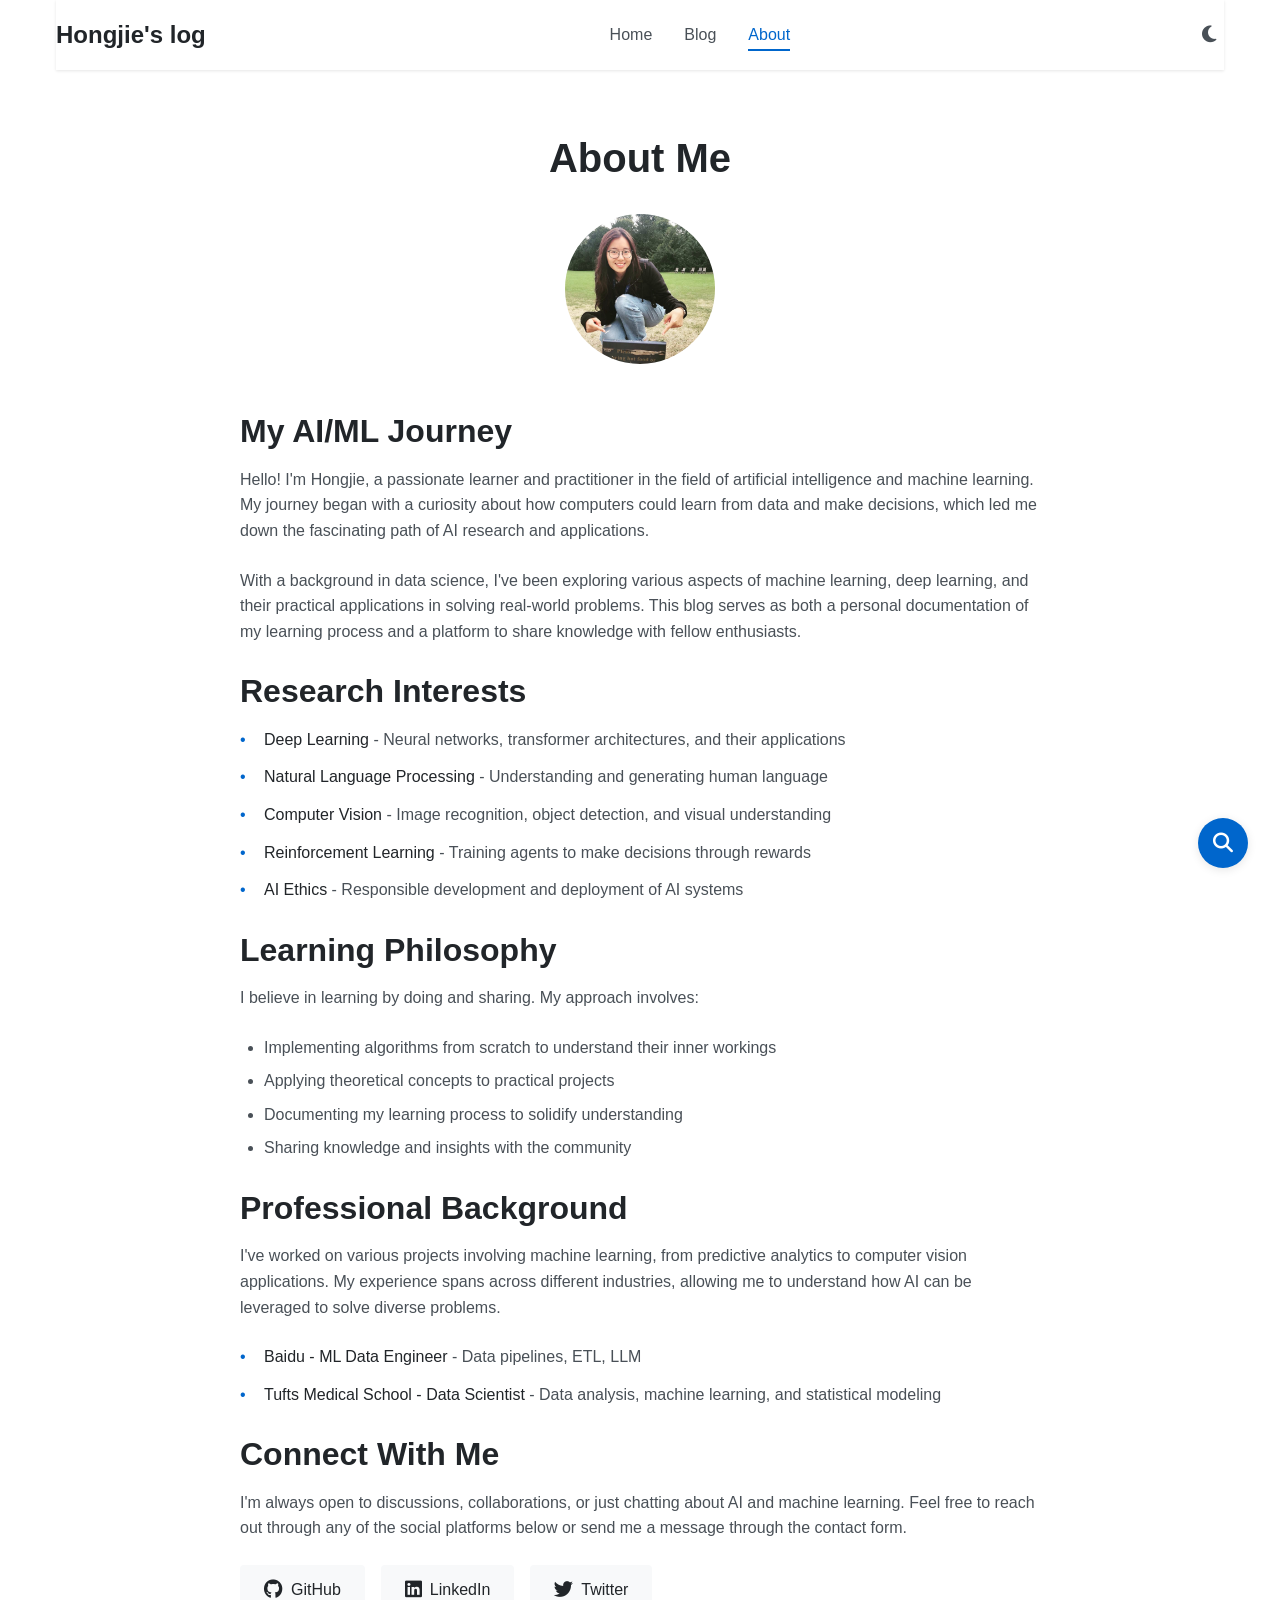
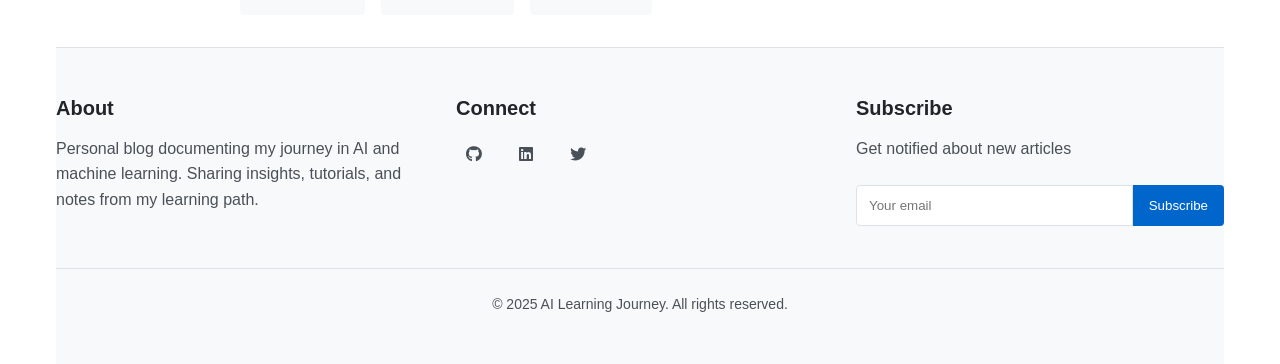
<file: about.html>
<!DOCTYPE html>
<html lang="en">
<head>
    <meta charset="UTF-8">
    <meta name="viewport" content="width=device-width, initial-scale=1.0">
    <meta name="description" content="About my AI and machine learning journey">
    <title>About - AI Learning Journey</title>
    <link rel="stylesheet" href="css/style.css">
    <link rel="stylesheet" href="https://cdnjs.cloudflare.com/ajax/libs/font-awesome/6.4.0/css/all.min.css">
</head>
<body>
    <div class="container">
        <header>
            <div class="header-content">
                <div class="logo">
                    <a href="index.html">Hongjie's log</a>
                </div>
                <nav>
                    <ul>
                        <li><a href="index.html">Home</a></li>
                        <li><a href="blog.html">Blog</a></li>
                        <li><a href="about.html" class="active">About</a></li>
                    </ul>
                </nav>
                <div class="theme-toggle">
                    <button id="theme-toggle-btn" aria-label="Toggle dark/light mode">
                        <i class="fas fa-moon"></i>
                    </button>
                </div>
            </div>
        </header>

        <main>
            <section class="about-section">
                <div class="about-header">
                    <h1>About Me</h1>
                    <div class="profile-image">
                        <img src="images/IMG_4221.jpeg" alt="Profile picture">
                    </div>
                </div>
                
                <div class="about-content">
                    <h2>My AI/ML Journey</h2>
                    <p>Hello! I'm Hongjie, a passionate learner and practitioner in the field of artificial intelligence and machine learning. My journey began with a curiosity about how computers could learn from data and make decisions, which led me down the fascinating path of AI research and applications.</p>
                    
                    <p>With a background in data science, I've been exploring various aspects of machine learning, deep learning, and their practical applications in solving real-world problems. This blog serves as both a personal documentation of my learning process and a platform to share knowledge with fellow enthusiasts.</p>
                    
                    <h2>Research Interests</h2>
                    <ul class="interests-list">
                        <li><span>Deep Learning</span> - Neural networks, transformer architectures, and their applications</li>
                        <li><span>Natural Language Processing</span> - Understanding and generating human language</li>
                        <li><span>Computer Vision</span> - Image recognition, object detection, and visual understanding</li>
                        <li><span>Reinforcement Learning</span> - Training agents to make decisions through rewards</li>
                        <li><span>AI Ethics</span> - Responsible development and deployment of AI systems</li>
                    </ul>
                    
                    <h2>Learning Philosophy</h2>
                    <p>I believe in learning by doing and sharing. My approach involves:</p>
                    <ul>
                        <li>Implementing algorithms from scratch to understand their inner workings</li>
                        <li>Applying theoretical concepts to practical projects</li>
                        <li>Documenting my learning process to solidify understanding</li>
                        <li>Sharing knowledge and insights with the community</li>
                    </ul>
                    
                    <h2>Professional Background</h2>
                    <p>I've worked on various projects involving machine learning, from predictive analytics to computer vision applications. My experience spans across different industries, allowing me to understand how AI can be leveraged to solve diverse problems.</p>
                    <ul class="interests-list">
                        <li><span>Baidu - ML Data Engineer</span> - Data pipelines, ETL, LLM</li>
                        <li><span>Tufts Medical School - Data Scientist</span> - Data analysis, machine learning, and statistical modeling</li>
                    </ul>
                    <h2>Connect With Me</h2>
                    <p>I'm always open to discussions, collaborations, or just chatting about AI and machine learning. Feel free to reach out through any of the social platforms below or send me a message through the contact form.</p>
                    
                    <div class="social-links-large">
                        <a href="https://github.com/HongjieWang98" target="_blank" class="social-btn">
                            <i class="fab fa-github"></i> GitHub
                        </a>
                        <a href="https://www.linkedin.com/in/hongjiewang1998/" target="_blank" class="social-btn">
                            <i class="fab fa-linkedin"></i> LinkedIn
                        </a>
                        <a href="https://x.com/HongjieWang6" target="_blank" class="social-btn">
                            <i class="fab fa-twitter"></i> Twitter
                        </a>
                    </div>
                </div>
            </section>
        </main>

        <footer>
            <div class="footer-content">
                <div class="footer-section">
                    <h3>About</h3>
                    <p>Personal blog documenting my journey in AI and machine learning. Sharing insights, tutorials, and notes from my learning path.</p>
                </div>
                <div class="footer-section">
                    <h3>Connect</h3>
                    <div class="social-links">
                        <a href="https://github.com/HongjieWang98" target="_blank" aria-label="GitHub"><i class="fab fa-github"></i></a>
                        <a href="https://www.linkedin.com/in/hongjiewang1998/" target="_blank" aria-label="LinkedIn"><i class="fab fa-linkedin"></i></a>
                        <a href="https://x.com/HongjieWang6" target="_blank" aria-label="Twitter"><i class="fab fa-twitter"></i></a>
                    </div>
                </div>
                <div class="footer-section">
                    <h3>Subscribe</h3>
                    <p>Get notified about new articles</p>
                    <form class="subscribe-form">
                        <input type="email" placeholder="Your email" required>
                        <button type="submit">Subscribe</button>
                    </form>
                </div>
            </div>
            <div class="footer-bottom">
                <p>&copy; 2025 AI Learning Journey. All rights reserved.</p>
            </div>
        </footer>
    </div>

    <div class="search-overlay" id="searchOverlay">
        <div class="search-container">
            <div class="search-header">
                <h2>Search Articles</h2>
                <button id="closeSearch" aria-label="Close search"><i class="fas fa-times"></i></button>
            </div>
            <div class="search-form">
                <input type="text" id="searchInput" placeholder="Type to search...">
            </div>
            <div class="search-results" id="searchResults">
                <!-- Search results will be populated here -->
            </div>
        </div>
    </div>

    <button id="searchToggle" class="search-toggle" aria-label="Open search">
        <i class="fas fa-search"></i>
    </button>

    <script src="js/main.js"></script>
</body>
</html>
</file>
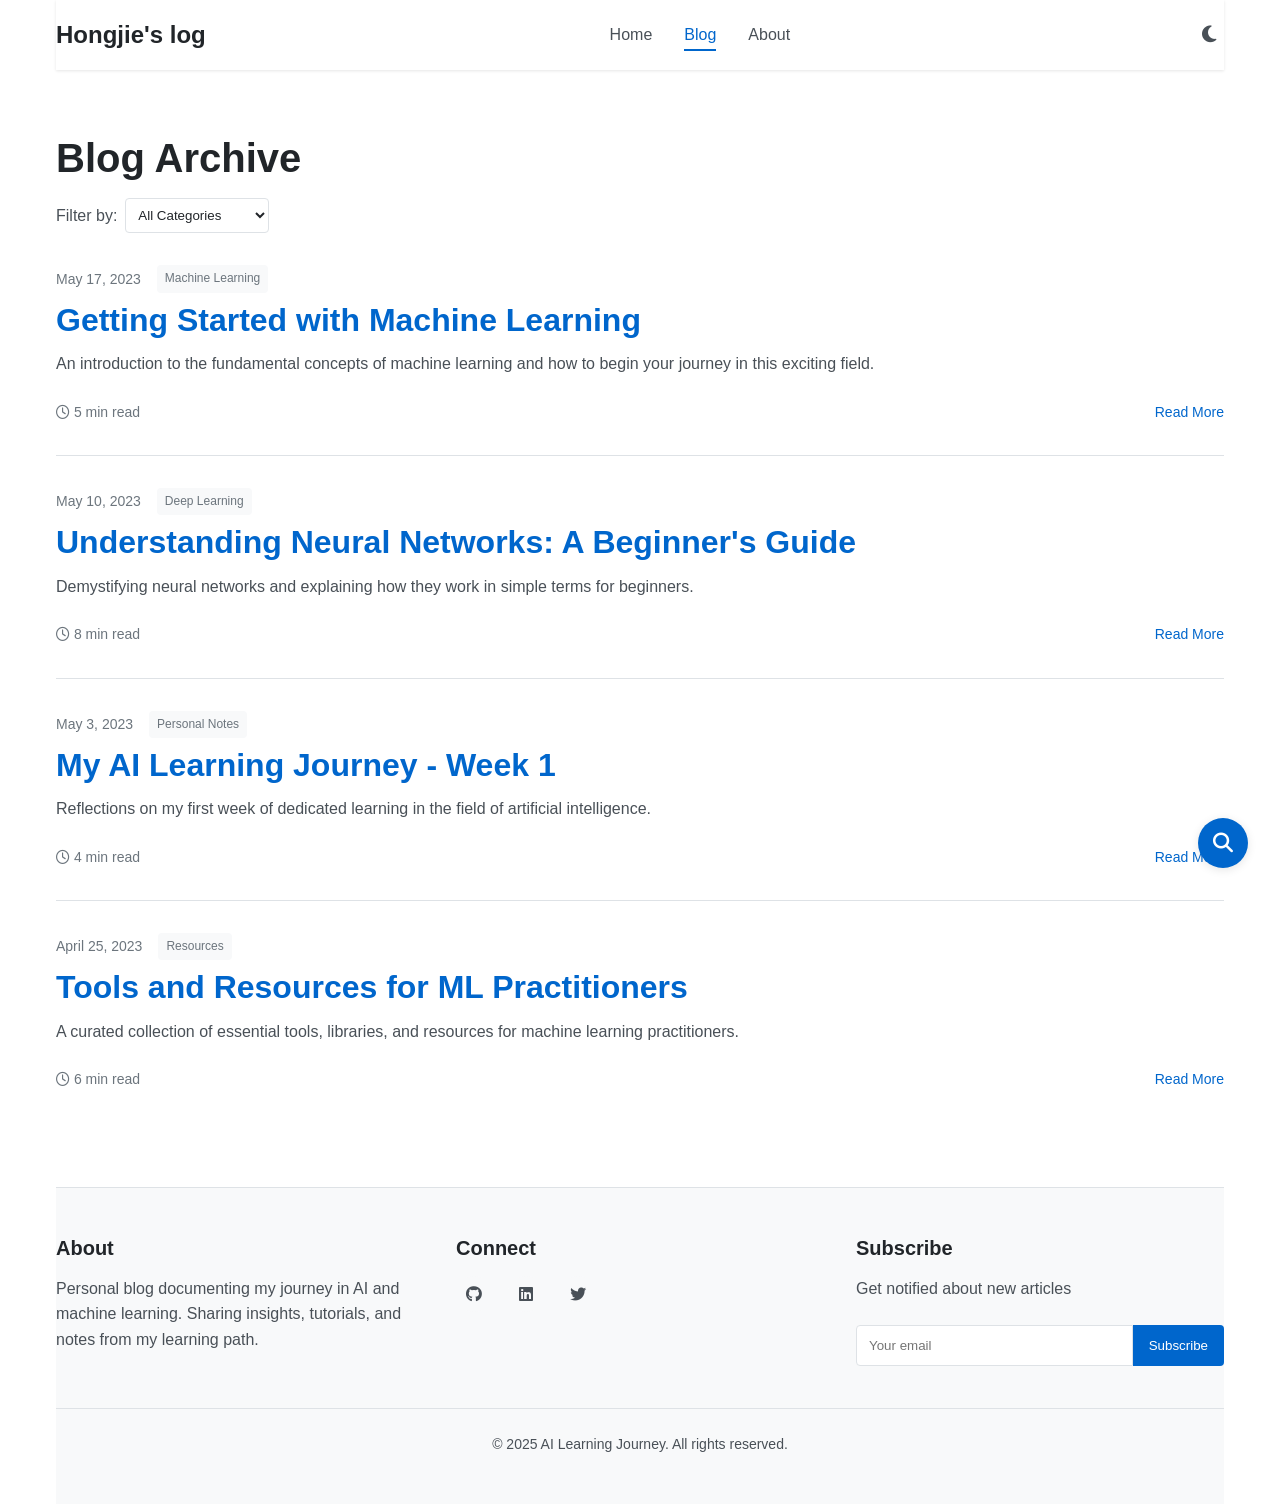
<file: blog.html>
<!DOCTYPE html>
<html lang="en">
<head>
    <meta charset="UTF-8">
    <meta name="viewport" content="width=device-width, initial-scale=1.0">
    <meta name="description" content="Blog archive of AI and machine learning articles">
    <title>Blog - AI Learning Journey</title>
    <link rel="stylesheet" href="css/style.css">
    <link rel="stylesheet" href="https://cdnjs.cloudflare.com/ajax/libs/font-awesome/6.4.0/css/all.min.css">
</head>
<body>
    <div class="container">
        <header>
            <div class="header-content">
                <div class="logo">
                    <a href="index.html">Hongjie's log</a>
                </div>
                <nav>
                    <ul>
                        <li><a href="index.html">Home</a></li>
                        <li><a href="blog.html" class="active">Blog</a></li>
                        <li><a href="about.html">About</a></li>
                    </ul>
                </nav>
                <div class="theme-toggle">
                    <button id="theme-toggle-btn" aria-label="Toggle dark/light mode">
                        <i class="fas fa-moon"></i>
                    </button>
                </div>
            </div>
        </header>

        <main>
            <section class="blog-header">
                <h1>Blog Archive</h1>
                <div class="filter-container">
                    <div class="filter-group">
                        <label for="categoryFilter">Filter by:</label>
                        <select id="categoryFilter">
                            <option value="all">All Categories</option>
                            <option value="machine-learning">Machine Learning</option>
                            <option value="deep-learning">Deep Learning</option>
                            <option value="personal-notes">Personal Notes</option>
                            <option value="resources">Resources</option>
                        </select>
                    </div>
                </div>
            </section>

            <section class="blog-posts">
                <article class="blog-entry">
                    <div class="blog-entry-content">
                        <div class="blog-meta">
                            <span class="blog-date">May 17, 2023</span>
                            <span class="blog-tag">Machine Learning</span>
                        </div>
                        <h2><a href="blog/getting-started-with-machine-learning.html">Getting Started with Machine Learning</a></h2>
                        <p>An introduction to the fundamental concepts of machine learning and how to begin your journey in this exciting field.</p>
                        <div class="blog-footer">
                            <span class="reading-time"><i class="far fa-clock"></i> 5 min read</span>
                            <a href="blog/getting-started-with-machine-learning.html" class="read-more">Read More</a>
                        </div>
                    </div>
                </article>

                <article class="blog-entry">
                    <div class="blog-entry-content">
                        <div class="blog-meta">
                            <span class="blog-date">May 10, 2023</span>
                            <span class="blog-tag">Deep Learning</span>
                        </div>
                        <h2><a href="blog/understanding-neural-networks.html">Understanding Neural Networks: A Beginner's Guide</a></h2>
                        <p>Demystifying neural networks and explaining how they work in simple terms for beginners.</p>
                        <div class="blog-footer">
                            <span class="reading-time"><i class="far fa-clock"></i> 8 min read</span>
                            <a href="blog/understanding-neural-networks.html" class="read-more">Read More</a>
                        </div>
                    </div>
                </article>

                <article class="blog-entry">
                    <div class="blog-entry-content">
                        <div class="blog-meta">
                            <span class="blog-date">May 3, 2023</span>
                            <span class="blog-tag">Personal Notes</span>
                        </div>
                        <h2><a href="blog/my-ai-learning-journey-week-1.html">My AI Learning Journey - Week 1</a></h2>
                        <p>Reflections on my first week of dedicated learning in the field of artificial intelligence.</p>
                        <div class="blog-footer">
                            <span class="reading-time"><i class="far fa-clock"></i> 4 min read</span>
                            <a href="blog/my-ai-learning-journey-week-1.html" class="read-more">Read More</a>
                        </div>
                    </div>
                </article>

                <article class="blog-entry">
                    <div class="blog-entry-content">
                        <div class="blog-meta">
                            <span class="blog-date">April 25, 2023</span>
                            <span class="blog-tag">Resources</span>
                        </div>
                        <h2><a href="blog/tools-and-resources-for-ml-practitioners.html">Tools and Resources for ML Practitioners</a></h2>
                        <p>A curated collection of essential tools, libraries, and resources for machine learning practitioners.</p>
                        <div class="blog-footer">
                            <span class="reading-time"><i class="far fa-clock"></i> 6 min read</span>
                            <a href="blog/tools-and-resources-for-ml-practitioners.html" class="read-more">Read More</a>
                        </div>
                    </div>
                </article>
            </section>
        </main>

        <footer>
            <div class="footer-content">
                <div class="footer-section">
                    <h3>About</h3>
                    <p>Personal blog documenting my journey in AI and machine learning. Sharing insights, tutorials, and notes from my learning path.</p>
                </div>
                <div class="footer-section">
                    <h3>Connect</h3>
                    <div class="social-links">
                        <a href="https://github.com/HongjieWang98" target="_blank" aria-label="GitHub"><i class="fab fa-github"></i></a>
                        <a href="https://www.linkedin.com/in/hongjiewang1998/" target="_blank" aria-label="LinkedIn"><i class="fab fa-linkedin"></i></a>
                        <a href="https://x.com/HongjieWang6" target="_blank" aria-label="Twitter"><i class="fab fa-twitter"></i></a>
                    </div>
                </div>
                <div class="footer-section">
                    <h3>Subscribe</h3>
                    <p>Get notified about new articles</p>
                    <form class="subscribe-form">
                        <input type="email" placeholder="Your email" required>
                        <button type="submit">Subscribe</button>
                    </form>
                </div>
            </div>
            <div class="footer-bottom">
                <p>&copy; 2025 AI Learning Journey. All rights reserved.</p>
            </div>
        </footer>
    </div>

    <div class="search-overlay" id="searchOverlay">
        <div class="search-container">
            <div class="search-header">
                <h2>Search Articles</h2>
                <button id="closeSearch" aria-label="Close search"><i class="fas fa-times"></i></button>
            </div>
            <div class="search-form">
                <input type="text" id="searchInput" placeholder="Type to search...">
            </div>
            <div class="search-results" id="searchResults">
                <!-- Search results will be populated here -->
            </div>
        </div>
    </div>

    <button id="searchToggle" class="search-toggle" aria-label="Open search">
        <i class="fas fa-search"></i>
    </button>

    <script src="js/main.js"></script>
</body>
</html>
</file>
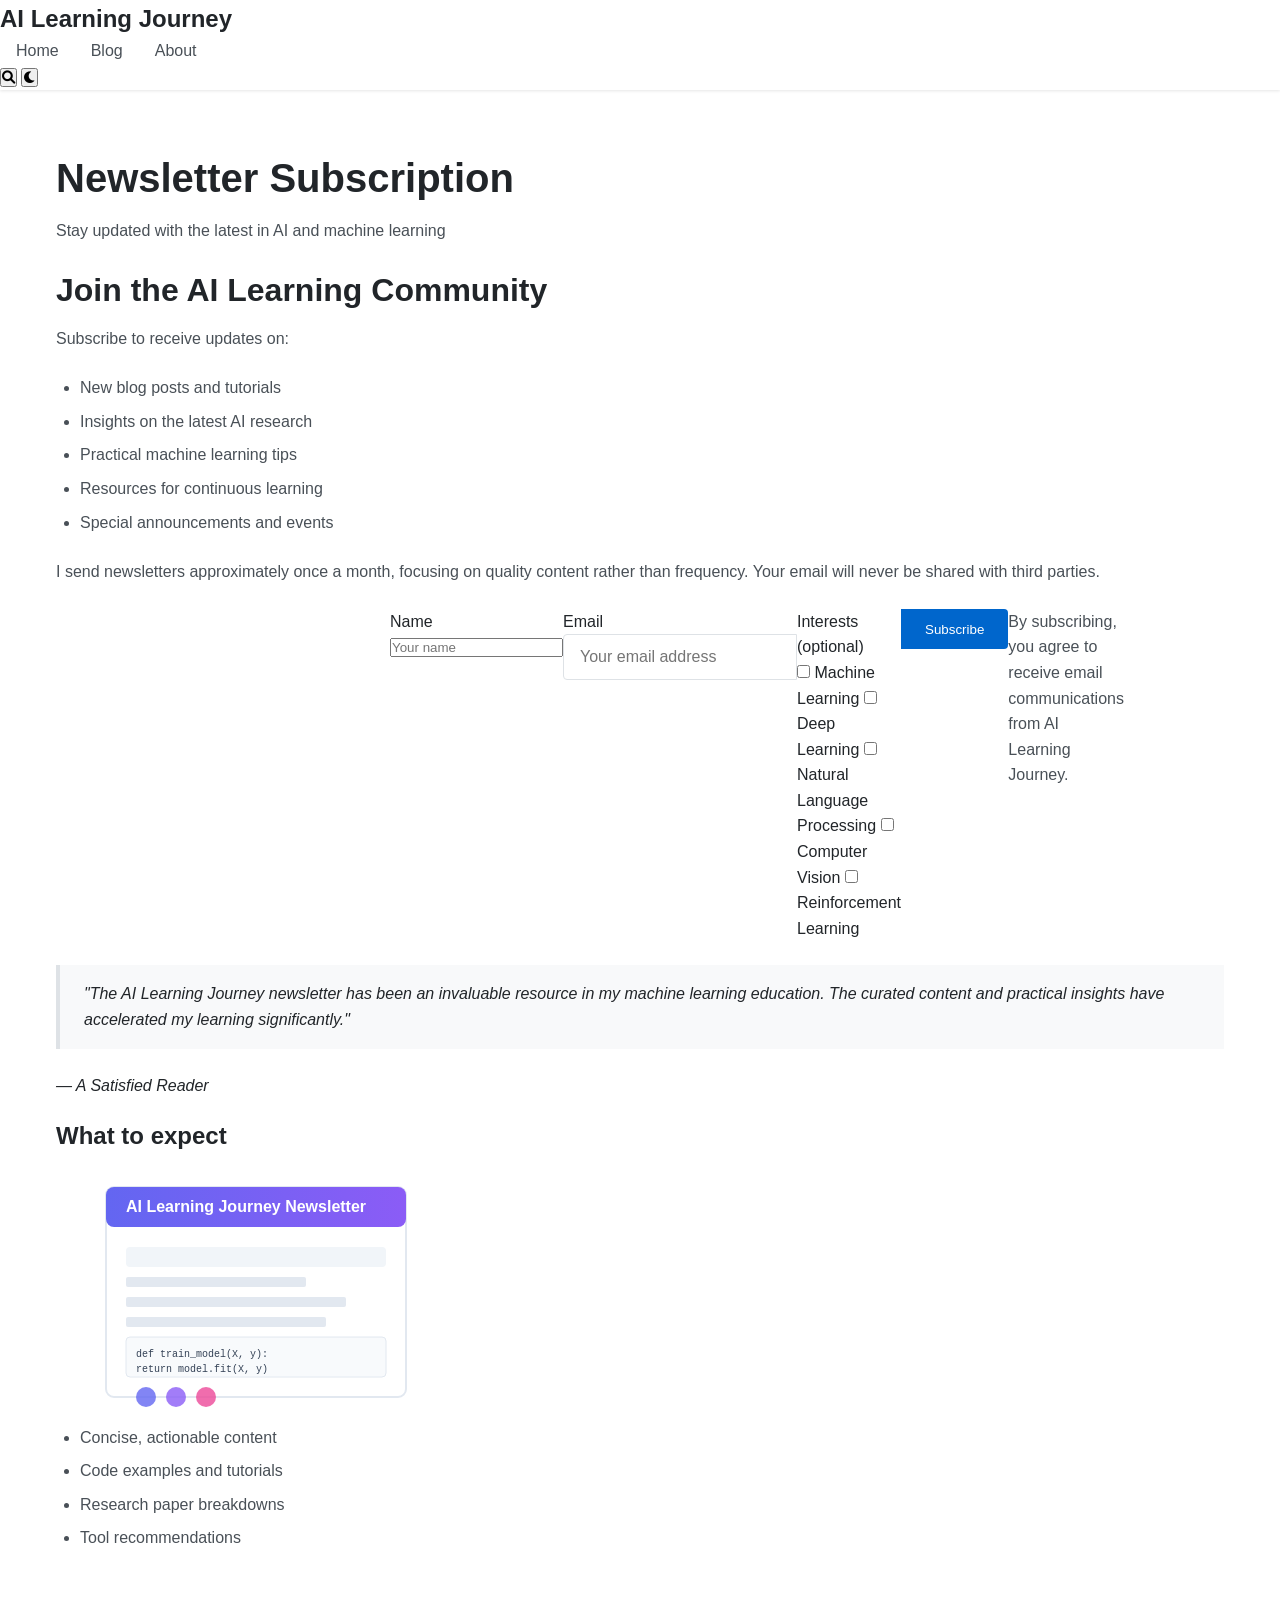
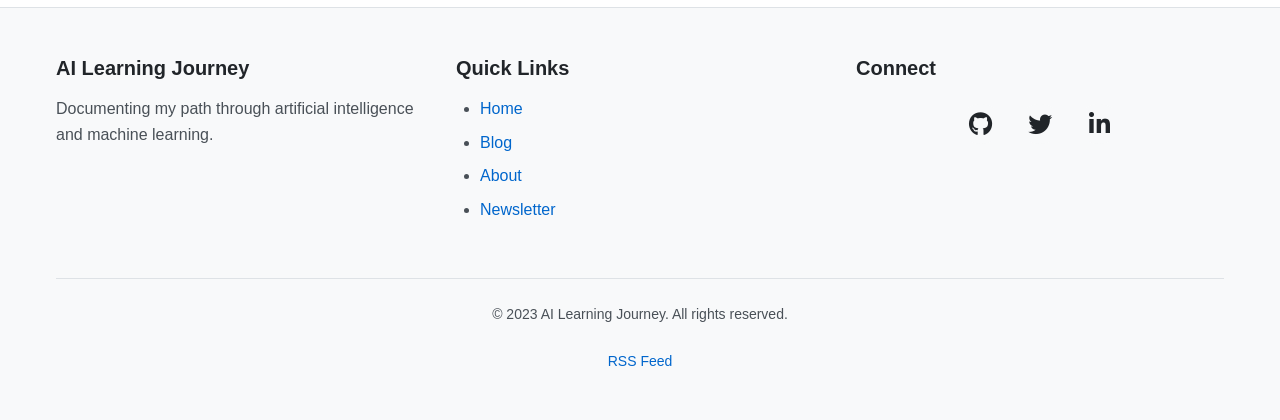
<file: newsletter.html>
<!DOCTYPE html>
<html lang="en">
<head>
    <meta charset="UTF-8">
    <meta name="viewport" content="width=device-width, initial-scale=1.0">
    <title>Newsletter Subscription - AI Learning Journey</title>
    <meta name="description" content="Subscribe to the AI Learning Journey newsletter for updates on artificial intelligence and machine learning.">
    
    <!-- Favicon -->
    <link rel="icon" href="images/favicon.svg" type="image/svg+xml">
    
    <!-- Stylesheets -->
    <link rel="stylesheet" href="css/style.css">
    <link rel="stylesheet" href="css/social.css">
    
    <!-- Font Awesome for icons -->
    <link rel="stylesheet" href="https://cdnjs.cloudflare.com/ajax/libs/font-awesome/6.0.0-beta3/css/all.min.css">
    
    <!-- RSS Feed -->
    <link rel="alternate" type="application/rss+xml" title="AI Learning Journey RSS Feed" href="rss.xml">
</head>
<body>
    <header>
        <div class="header-container">
            <div class="logo">
                <a href="index.html">AI Learning Journey</a>
            </div>
            <nav>
                <ul>
                    <li><a href="index.html">Home</a></li>
                    <li><a href="blog.html">Blog</a></li>
                    <li><a href="about.html">About</a></li>
                </ul>
            </nav>
            <div class="header-right">
                <button id="search-toggle" aria-label="Search">
                    <i class="fas fa-search"></i>
                </button>
                <button id="theme-toggle" aria-label="Toggle dark/light theme">
                    <i class="fas fa-moon"></i>
                </button>
            </div>
        </div>
    </header>

    <main>
        <section class="page-header">
            <div class="container">
                <h1>Newsletter Subscription</h1>
                <p>Stay updated with the latest in AI and machine learning</p>
            </div>
        </section>

        <section class="container">
            <div class="newsletter-page">
                <div class="newsletter-content">
                    <h2>Join the AI Learning Community</h2>
                    <p>Subscribe to receive updates on:</p>
                    <ul>
                        <li>New blog posts and tutorials</li>
                        <li>Insights on the latest AI research</li>
                        <li>Practical machine learning tips</li>
                        <li>Resources for continuous learning</li>
                        <li>Special announcements and events</li>
                    </ul>
                    
                    <p>I send newsletters approximately once a month, focusing on quality content rather than frequency. Your email will never be shared with third parties.</p>
                    
                    <div class="newsletter-form-container">
                        <form id="newsletter-form" class="newsletter-form">
                            <div class="form-group">
                                <label for="name">Name</label>
                                <input type="text" id="name" name="name" placeholder="Your name" required>
                            </div>
                            <div class="form-group">
                                <label for="email">Email</label>
                                <input type="email" id="email" name="email" placeholder="Your email address" required>
                            </div>
                            <div class="form-group">
                                <label>Interests (optional)</label>
                                <div class="checkbox-group">
                                    <label><input type="checkbox" name="interests" value="machine-learning"> Machine Learning</label>
                                    <label><input type="checkbox" name="interests" value="deep-learning"> Deep Learning</label>
                                    <label><input type="checkbox" name="interests" value="nlp"> Natural Language Processing</label>
                                    <label><input type="checkbox" name="interests" value="computer-vision"> Computer Vision</label>
                                    <label><input type="checkbox" name="interests" value="reinforcement-learning"> Reinforcement Learning</label>
                                </div>
                            </div>
                            <div class="form-group">
                                <button type="submit" class="subscribe-button">Subscribe</button>
                            </div>
                            <p class="form-disclaimer">By subscribing, you agree to receive email communications from AI Learning Journey.</p>
                        </form>
                    </div>
                </div>
                
                <div class="newsletter-sidebar">
                    <div class="testimonial">
                        <blockquote>
                            "The AI Learning Journey newsletter has been an invaluable resource in my machine learning education. The curated content and practical insights have accelerated my learning significantly."
                        </blockquote>
                        <cite>— A Satisfied Reader</cite>
                    </div>
                    
                    <div class="newsletter-preview">
                        <h3>What to expect</h3>
                        <img src="images/newsletter-preview.svg" alt="Newsletter preview" class="newsletter-image">
                        <ul>
                            <li>Concise, actionable content</li>
                            <li>Code examples and tutorials</li>
                            <li>Research paper breakdowns</li>
                            <li>Tool recommendations</li>
                        </ul>
                    </div>
                </div>
            </div>
        </section>
    </main>

    <footer>
        <div class="container">
            <div class="footer-content">
                <div class="footer-section">
                    <h3>AI Learning Journey</h3>
                    <p>Documenting my path through artificial intelligence and machine learning.</p>
                </div>
                <div class="footer-section">
                    <h3>Quick Links</h3>
                    <ul>
                        <li><a href="index.html">Home</a></li>
                        <li><a href="blog.html">Blog</a></li>
                        <li><a href="about.html">About</a></li>
                        <li><a href="newsletter.html">Newsletter</a></li>
                    </ul>
                </div>
                <div class="footer-section">
                    <h3>Connect</h3>
                    <div class="social-links">
                        <a href="https://github.com/" target="_blank" rel="noopener noreferrer" aria-label="GitHub"><i class="fab fa-github"></i></a>
                        <a href="https://twitter.com/" target="_blank" rel="noopener noreferrer" aria-label="Twitter"><i class="fab fa-twitter"></i></a>
                        <a href="https://linkedin.com/in/" target="_blank" rel="noopener noreferrer" aria-label="LinkedIn"><i class="fab fa-linkedin-in"></i></a>
                    </div>
                </div>
            </div>
            <div class="footer-bottom">
                <p>&copy; <span id="current-year">2023</span> AI Learning Journey. All rights reserved.</p>
                <p><a href="rss.xml">RSS Feed</a></p>
            </div>
        </div>
    </footer>

    <!-- Search Overlay -->
    <div id="search-overlay" class="search-overlay">
        <div class="search-content">
            <button id="search-close" class="search-close" aria-label="Close search">
                <i class="fas fa-times"></i>
            </button>
            <h2>Search</h2>
            <div class="search-input-container">
                <input type="text" id="search-input" placeholder="Type to search...">
                <button id="search-button" aria-label="Search">
                    <i class="fas fa-search"></i>
                </button>
            </div>
            <div id="search-results" class="search-results"></div>
        </div>
    </div>

    <!-- JavaScript -->
    <script src="js/main.js"></script>
    <script src="js/social.js"></script>
    <script>
        // Newsletter form submission handler
        document.getElementById('newsletter-form').addEventListener('submit', function(e) {
            e.preventDefault();
            const name = document.getElementById('name').value;
            const email = document.getElementById('email').value;
            
            // This would normally send data to a server
            // For demo purposes, we'll just show a success message
            this.innerHTML = `
                <div class="success-message">
                    <i class="fas fa-check-circle"></i>
                    <h3>Thank you for subscribing!</h3>
                    <p>Hi ${name}, you've been successfully added to our newsletter.</p>
                    <p>We've sent a confirmation email to ${email}.</p>
                </div>
            `;
        });
    </script>
</body>
</html>
</file>
<file: css/style.css>
/* 
 * AI Learning Journey - Main Stylesheet
 * A clean, minimalist design for a personal blog focused on AI and ML
 */

/* ===== Variables ===== */
:root {
  /* Light theme (default) */
  --bg-primary: #ffffff;
  --bg-secondary: #f8f9fa;
  --text-primary: #212529;
  --text-secondary: #495057;
  --text-muted: #6c757d;
  --accent-color: #0066cc;
  --accent-hover: #0056b3;
  --border-color: #dee2e6;
  --card-bg: #ffffff;
  --card-shadow: 0 2px 4px rgba(0, 0, 0, 0.05);
  --code-bg: #f5f5f5;
  --blockquote-bg: #f8f9fa;
  --blockquote-border: #dee2e6;
  --header-bg: rgba(255, 255, 255, 0.95);
  --footer-bg: #f8f9fa;
}

/* Dark theme */
[data-theme="dark"] {
  --bg-primary: #121212;
  --bg-secondary: #1e1e1e;
  --text-primary: #e9ecef;
  --text-secondary: #ced4da;
  --text-muted: #adb5bd;
  --accent-color: #4dabf7;
  --accent-hover: #339af0;
  --border-color: #343a40;
  --card-bg: #1e1e1e;
  --card-shadow: 0 2px 4px rgba(0, 0, 0, 0.2);
  --code-bg: #2d2d2d;
  --blockquote-bg: #1e1e1e;
  --blockquote-border: #343a40;
  --header-bg: rgba(18, 18, 18, 0.95);
  --footer-bg: #1e1e1e;
}

/* ===== Base Styles ===== */
* {
  margin: 0;
  padding: 0;
  box-sizing: border-box;
}

html {
  font-size: 16px;
  scroll-behavior: smooth;
}

body {
  font-family: -apple-system, BlinkMacSystemFont, "Segoe UI", Roboto, "Helvetica Neue", Arial, sans-serif;
  line-height: 1.6;
  color: var(--text-primary);
  background-color: var(--bg-primary);
  transition: background-color 0.3s ease, color 0.3s ease;
}

.container {
  width: 100%;
  max-width: 1200px;
  margin: 0 auto;
  padding: 0 1rem;
}

/* ===== Typography ===== */
h1, h2, h3, h4, h5, h6 {
  margin-bottom: 1rem;
  line-height: 1.2;
  font-weight: 600;
  color: var(--text-primary);
}

h1 {
  font-size: 2.5rem;
  margin-top: 2rem;
}

h2 {
  font-size: 2rem;
  margin-top: 1.75rem;
}

h3 {
  font-size: 1.5rem;
  margin-top: 1.5rem;
}

h4 {
  font-size: 1.25rem;
  margin-top: 1.25rem;
}

p {
  margin-bottom: 1.5rem;
  color: var(--text-secondary);
}

a {
  color: var(--accent-color);
  text-decoration: none;
  transition: color 0.2s ease;
}

a:hover {
  color: var(--accent-hover);
}

ul, ol {
  margin-bottom: 1.5rem;
  padding-left: 1.5rem;
  color: var(--text-secondary);
}

li {
  margin-bottom: 0.5rem;
}

blockquote {
  margin: 1.5rem 0;
  padding: 1rem 1.5rem;
  border-left: 4px solid var(--blockquote-border);
  background-color: var(--blockquote-bg);
  font-style: italic;
}

blockquote p {
  margin-bottom: 0;
}

code {
  font-family: SFMono-Regular, Menlo, Monaco, Consolas, "Liberation Mono", "Courier New", monospace;
  background-color: var(--code-bg);
  padding: 0.2rem 0.4rem;
  border-radius: 3px;
  font-size: 0.9rem;
}

pre {
  background-color: var(--code-bg);
  padding: 1rem;
  border-radius: 5px;
  overflow-x: auto;
  margin-bottom: 1.5rem;
}

pre code {
  padding: 0;
  background-color: transparent;
}

/* ===== Header ===== */
header {
  position: sticky;
  top: 0;
  z-index: 100;
  background-color: var(--header-bg);
  box-shadow: 0 1px 3px rgba(0, 0, 0, 0.1);
  backdrop-filter: blur(5px);
  -webkit-backdrop-filter: blur(5px);
}

.header-content {
  display: flex;
  justify-content: space-between;
  align-items: center;
  padding: 1rem 0;
}

.logo a {
  font-size: 1.5rem;
  font-weight: 700;
  color: var(--text-primary);
}

nav ul {
  display: flex;
  list-style: none;
  margin: 0;
  padding: 0;
}

nav li {
  margin: 0 1rem;
  margin-bottom: 0;
}

nav a {
  color: var(--text-secondary);
  font-weight: 500;
  padding: 0.5rem 0;
  position: relative;
}

nav a:hover {
  color: var(--accent-color);
}

nav a.active {
  color: var(--accent-color);
}

nav a.active::after {
  content: '';
  position: absolute;
  bottom: 0;
  left: 0;
  width: 100%;
  height: 2px;
  background-color: var(--accent-color);
}

.theme-toggle {
  display: flex;
  align-items: center;
}

#theme-toggle-btn {
  background: none;
  border: none;
  color: var(--text-secondary);
  cursor: pointer;
  font-size: 1.2rem;
  padding: 0.5rem;
  transition: color 0.2s ease;
}

#theme-toggle-btn:hover {
  color: var(--accent-color);
}

/* ===== Main Content ===== */
main {
  padding: 2rem 0;
  min-height: calc(100vh - 200px);
}

/* Intro Section */
.intro {
  padding: 3rem 0;
  text-align: center;
  max-width: 800px;
  margin: 0 auto;
}

.intro h1 {
  margin-bottom: 1.5rem;
}

.intro p {
  font-size: 1.2rem;
  margin-bottom: 2rem;
}

/* Posts Grid */
.posts-grid {
  display: grid;
  grid-template-columns: repeat(auto-fill, minmax(300px, 1fr));
  gap: 2rem;
  margin-bottom: 2rem;
}

.post-card {
  background-color: var(--card-bg);
  border-radius: 8px;
  overflow: hidden;
  box-shadow: var(--card-shadow);
  transition: transform 0.2s ease, box-shadow 0.2s ease;
}

.post-card:hover {
  transform: translateY(-5px);
  box-shadow: 0 4px 8px rgba(0, 0, 0, 0.1);
}

.post-card-content {
  padding: 1.5rem;
}

.post-meta {
  display: flex;
  align-items: center;
  margin-bottom: 1rem;
  font-size: 0.875rem;
  color: var(--text-muted);
}

.post-date {
  margin-right: 1rem;
}

.post-tag {
  background-color: var(--bg-secondary);
  padding: 0.25rem 0.5rem;
  border-radius: 4px;
  font-size: 0.75rem;
  font-weight: 500;
}

.post-card h3 {
  margin-top: 0;
  margin-bottom: 0.75rem;
  font-size: 1.25rem;
}

.post-card p {
  margin-bottom: 1rem;
  font-size: 0.95rem;
}

.post-footer {
  display: flex;
  justify-content: space-between;
  align-items: center;
  font-size: 0.875rem;
}

.reading-time {
  color: var(--text-muted);
}

.read-more {
  font-weight: 500;
}

.view-all {
  text-align: center;
  margin-top: 2rem;
}

.btn {
  display: inline-block;
  background-color: var(--accent-color);
  color: white;
  padding: 0.75rem 1.5rem;
  border-radius: 4px;
  font-weight: 500;
  transition: background-color 0.2s ease;
}

.btn:hover {
  background-color: var(--accent-hover);
  color: white;
}

/* Blog Archive */
.blog-header {
  margin-bottom: 2rem;
}

.filter-container {
  display: flex;
  justify-content: space-between;
  align-items: center;
  margin-top: 1rem;
}

.filter-group {
  display: flex;
  align-items: center;
}

.filter-group label {
  margin-right: 0.5rem;
  color: var(--text-secondary);
}

.filter-group select {
  padding: 0.5rem;
  border: 1px solid var(--border-color);
  border-radius: 4px;
  background-color: var(--bg-primary);
  color: var(--text-primary);
}

.blog-entry {
  margin-bottom: 2rem;
  padding-bottom: 2rem;
  border-bottom: 1px solid var(--border-color);
}

.blog-entry:last-child {
  border-bottom: none;
}

.blog-meta {
  display: flex;
  align-items: center;
  margin-bottom: 0.5rem;
  font-size: 0.875rem;
  color: var(--text-muted);
}

.blog-date {
  margin-right: 1rem;
}

.blog-tag {
  background-color: var(--bg-secondary);
  padding: 0.25rem 0.5rem;
  border-radius: 4px;
  font-size: 0.75rem;
  font-weight: 500;
}

.blog-entry h2 {
  margin-top: 0.5rem;
  margin-bottom: 0.75rem;
}

.blog-footer {
  display: flex;
  justify-content: space-between;
  align-items: center;
  margin-top: 1rem;
  font-size: 0.875rem;
}

/* Blog Post */
.blog-post {
  max-width: 800px;
  margin: 0 auto;
}

.post-header {
  margin-bottom: 2rem;
}

.post-author {
  display: flex;
  align-items: center;
  margin-top: 1rem;
}

.author-image {
  width: 40px;
  height: 40px;
  border-radius: 50%;
  margin-right: 1rem;
}

.author-name {
  font-weight: 500;
}

.post-content {
  margin-bottom: 3rem;
}

.post-content img {
  max-width: 100%;
  height: auto;
  border-radius: 8px;
  margin: 1.5rem 0;
}

.math-block {
  overflow-x: auto;
  margin: 1.5rem 0;
  padding: 1rem;
  background-color: var(--bg-secondary);
  border-radius: 5px;
}

.post-tags {
  display: flex;
  align-items: center;
  flex-wrap: wrap;
}

.post-tags span {
  margin-right: 0.5rem;
  font-weight: 500;
}

.post-tags a {
  margin-right: 0.5rem;
  margin-bottom: 0.5rem;
  background-color: var(--bg-secondary);
  padding: 0.25rem 0.5rem;
  border-radius: 4px;
  font-size: 0.875rem;
  color: var(--text-secondary);
}

.post-tags a:hover {
  background-color: var(--accent-color);
  color: white;
}

.share-buttons {
  display: flex;
  align-items: center;
}

.share-buttons span {
  margin-right: 0.5rem;
  font-weight: 500;
}

.share-buttons a {
  margin-right: 0.5rem;
  width: 32px;
  height: 32px;
  border-radius: 50%;
  background-color: var(--bg-secondary);
  display: flex;
  align-items: center;
  justify-content: center;
  color: var(--text-secondary);
}

.share-buttons a:hover {
  background-color: var(--accent-color);
  color: white;
}

.post-navigation {
  display: flex;
  justify-content: space-between;
  margin-top: 3rem;
  padding-top: 2rem;
  border-top: 1px solid var(--border-color);
}

.prev-post,
.next-post {
  max-width: 45%;
}

.prev-post a,
.next-post a {
  display: block;
  color: var(--text-primary);
}

.prev-post span,
.next-post span {
  display: block;
  font-size: 0.875rem;
  color: var(--text-muted);
  margin-bottom: 0.25rem;
}

.prev-post h4,
.next-post h4 {
  font-size: 1rem;
  margin: 0;
}

.next-post {
  text-align: right;
}

/* About Page */
.about-header {
  text-align: center;
  margin-bottom: 3rem;
}

.profile-image {
  width: 150px;
  height: 150px;
  border-radius: 50%;
  margin: 2rem auto;
  overflow: hidden;
}

.profile-image img {
  width: 100%;
  height: 100%;
  object-fit: cover;
}

.about-content {
  max-width: 800px;
  margin: 0 auto;
}

.interests-list {
  list-style: none;
  padding: 0;
}

.interests-list li {
  margin-bottom: 0.75rem;
  padding-left: 1.5rem;
  position: relative;
}

.interests-list li::before {
  content: '•';
  position: absolute;
  left: 0;
  color: var(--accent-color);
}

.interests-list span {
  font-weight: 500;
  color: var(--text-primary);
}

.social-links-large {
  display: flex;
  flex-wrap: wrap;
  gap: 1rem;
  margin-top: 1.5rem;
}

.social-btn {
  display: inline-flex;
  align-items: center;
  padding: 0.75rem 1.5rem;
  background-color: var(--bg-secondary);
  border-radius: 4px;
  color: var(--text-primary);
  font-weight: 500;
  transition: background-color 0.2s ease, color 0.2s ease;
}

.social-btn i {
  margin-right: 0.5rem;
  font-size: 1.2rem;
}

.social-btn:hover {
  background-color: var(--accent-color);
  color: white;
}

/* ===== Footer ===== */
footer {
  background-color: var(--footer-bg);
  padding: 3rem 0 1.5rem;
  border-top: 1px solid var(--border-color);
}

.footer-content {
  display: grid;
  grid-template-columns: repeat(auto-fit, minmax(250px, 1fr));
  gap: 2rem;
  margin-bottom: 2rem;
}

.footer-section h3 {
  margin-top: 0;
  margin-bottom: 1rem;
  font-size: 1.25rem;
}

.social-links {
  display: flex;
  gap: 1rem;
}

.social-links a {
  width: 36px;
  height: 36px;
  border-radius: 50%;
  background-color: var(--bg-secondary);
  display: flex;
  align-items: center;
  justify-content: center;
  color: var(--text-secondary);
  transition: background-color 0.2s ease, color 0.2s ease;
}

.social-links a:hover {
  background-color: var(--accent-color);
  color: white;
}

.subscribe-form {
  display: flex;
  margin-top: 1rem;
}

.subscribe-form input {
  flex: 1;
  padding: 0.75rem;
  border: 1px solid var(--border-color);
  border-radius: 4px 0 0 4px;
  background-color: var(--bg-primary);
  color: var(--text-primary);
}

.subscribe-form button {
  padding: 0.75rem 1rem;
  background-color: var(--accent-color);
  color: white;
  border: none;
  border-radius: 0 4px 4px 0;
  cursor: pointer;
  transition: background-color 0.2s ease;
}

.subscribe-form button:hover {
  background-color: var(--accent-hover);
}

.footer-bottom {
  text-align: center;
  padding-top: 1.5rem;
  border-top: 1px solid var(--border-color);
  color: var(--text-muted);
  font-size: 0.875rem;
}

/* ===== Search ===== */
.search-overlay {
  position: fixed;
  top: 0;
  left: 0;
  width: 100%;
  height: 100%;
  background-color: rgba(0, 0, 0, 0.8);
  display: flex;
  align-items: center;
  justify-content: center;
  z-index: 1000;
  opacity: 0;
  visibility: hidden;
  transition: opacity 0.3s ease, visibility 0.3s ease;
}

.search-overlay.active {
  opacity: 1;
  visibility: visible;
}

.search-container {
  width: 90%;
  max-width: 600px;
  background-color: var(--bg-primary);
  border-radius: 8px;
  padding: 2rem;
  max-height: 80vh;
  overflow-y: auto;
}

.search-header {
  display: flex;
  justify-content: space-between;
  align-items: center;
  margin-bottom: 1.5rem;
}

.search-header h2 {
  margin: 0;
}

#closeSearch {
  background: none;
  border: none;
  font-size: 1.5rem;
  color: var(--text-secondary);
  cursor: pointer;
}

.search-form {
  margin-bottom: 1.5rem;
}

#searchInput {
  width: 100%;
  padding: 0.75rem;
  border: 1px solid var(--border-color);
  border-radius: 4px;
  background-color: var(--bg-primary);
  color: var(--text-primary);
  font-size: 1rem;
}

.search-results {
  max-height: 50vh;
  overflow-y: auto;
}

.search-result-item {
  padding: 1rem 0;
  border-bottom: 1px solid var(--border-color);
}

.search-result-item:last-child {
  border-bottom: none;
}

.search-result-item h3 {
  margin-top: 0;
  margin-bottom: 0.5rem;
  font-size: 1.25rem;
}

.search-result-item p {
  margin-bottom: 0.5rem;
  font-size: 0.95rem;
}

.search-result-meta {
  font-size: 0.875rem;
  color: var(--text-muted);
}

.search-toggle {
  position: fixed;
  bottom: 2rem;
  right: 2rem;
  width: 50px;
  height: 50px;
  border-radius: 50%;
  background-color: var(--accent-color);
  color: white;
  border: none;
  display: flex;
  align-items: center;
  justify-content: center;
  font-size: 1.25rem;
  cursor: pointer;
  box-shadow: 0 2px 10px rgba(0, 0, 0, 0.1);
  z-index: 99;
  transition: background-color 0.2s ease;
}

.search-toggle:hover {
  background-color: var(--accent-hover);
}

/* ===== Responsive Styles ===== */
@media (max-width: 768px) {
  .header-content {
    flex-direction: column;
    padding: 1rem 0;
  }

  .logo {
    margin-bottom: 1rem;
  }

  nav ul {
    justify-content: center;
  }

  nav li {
    margin: 0 0.75rem;
  }

  .theme-toggle {
    position: absolute;
    top: 1rem;
    right: 1rem;
  }

  .posts-grid {
    grid-template-columns: 1fr;
  }

  .post-navigation {
    flex-direction: column;
    gap: 1.5rem;
  }

  .prev-post,
  .next-post {
    max-width: 100%;
  }

  .next-post {
    text-align: left;
  }

  .footer-content {
    grid-template-columns: 1fr;
  }

  .social-links-large {
    flex-direction: column;
  }
}

@media (max-width: 480px) {
  html {
    font-size: 14px;
  }

  .post-meta,
  .blog-meta {
    flex-direction: column;
    align-items: flex-start;
  }

  .post-date,
  .blog-date {
    margin-bottom: 0.5rem;
  }

  .post-footer,
  .blog-footer {
    flex-direction: column;
    align-items: flex-start;
    gap: 0.5rem;
  }

  .search-toggle {
    bottom: 1rem;
    right: 1rem;
    width: 40px;
    height: 40px;
  }
}
</file>
<file: css/social.css>
/* Social Integration Styles */

/* Social Links in Footer and About Page */
.social-links {
    display: flex;
    gap: 1.2rem;
    margin: 1.5rem 0;
    justify-content: center;
}

.social-links a {
    color: var(--text-color);
    font-size: 1.5rem;
    transition: all 0.3s ease;
    display: flex;
    align-items: center;
    justify-content: center;
    width: 2.5rem;
    height: 2.5rem;
    border-radius: 50%;
    background-color: var(--bg-secondary);
}

.social-links a:hover {
    color: var(--accent-color);
    transform: translateY(-3px);
    box-shadow: 0 5px 15px rgba(0, 0, 0, 0.1);
}

/* Pulse animation for social icons */
@keyframes pulse {
    0% {
        transform: scale(1);
    }
    50% {
        transform: scale(1.2);
    }
    100% {
        transform: scale(1);
    }
}

.pulse {
    animation: pulse 0.5s ease-in-out;
}

/* Share buttons for articles */
.share-container {
    margin: 2rem 0;
    padding: 1.5rem;
    border-top: 1px solid var(--border-color);
    border-bottom: 1px solid var(--border-color);
}

.share-container h3 {
    margin-bottom: 1rem;
    font-size: 1.2rem;
    color: var(--text-color-light);
}

.share-buttons {
    display: flex;
    flex-wrap: wrap;
    gap: 0.8rem;
}

.share-button, .copy-link {
    display: inline-flex;
    align-items: center;
    padding: 0.5rem 1rem;
    border-radius: 2rem;
    font-size: 0.9rem;
    transition: all 0.3s ease;
    cursor: pointer;
    border: none;
    color: #fff;
}

.share-button i, .copy-link i {
    margin-right: 0.5rem;
}

.share-button:hover, .copy-link:hover {
    transform: translateY(-2px);
    box-shadow: 0 5px 10px rgba(0, 0, 0, 0.1);
}

/* Share button colors */
.share-twitter {
    background-color: #1DA1F2;
}

.share-linkedin {
    background-color: #0077B5;
}

.share-facebook {
    background-color: #4267B2;
}

.share-reddit {
    background-color: #FF4500;
}

.share-email {
    background-color: #505050;
}

.copy-link {
    background-color: var(--accent-color);
}

/* Mobile responsiveness for share buttons */
@media (max-width: 768px) {
    .share-buttons {
        justify-content: center;
    }
    
    .share-button, .copy-link {
        padding: 0.4rem 0.8rem;
        font-size: 0.8rem;
    }
}

/* Newsletter subscription form */
.newsletter-container {
    background-color: var(--bg-secondary);
    padding: 2rem;
    border-radius: 8px;
    margin: 2rem 0;
    text-align: center;
}

.newsletter-container h3 {
    margin-bottom: 1rem;
    font-size: 1.4rem;
}

.newsletter-container p {
    margin-bottom: 1.5rem;
    color: var(--text-color-light);
}

.newsletter-form {
    display: flex;
    max-width: 500px;
    margin: 0 auto;
}

.newsletter-form input[type="email"] {
    flex: 1;
    padding: 0.8rem 1rem;
    border: 1px solid var(--border-color);
    border-radius: 4px 0 0 4px;
    font-size: 1rem;
    background-color: var(--bg-color);
    color: var(--text-color);
}

.newsletter-form button {
    padding: 0.8rem 1.5rem;
    background-color: var(--accent-color);
    color: white;
    border: none;
    border-radius: 0 4px 4px 0;
    cursor: pointer;
    transition: background-color 0.3s ease;
}

.newsletter-form button:hover {
    background-color: var(--accent-color-dark);
}

@media (max-width: 600px) {
    .newsletter-form {
        flex-direction: column;
    }
    
    .newsletter-form input[type="email"] {
        border-radius: 4px;
        margin-bottom: 0.5rem;
    }
    
    .newsletter-form button {
        border-radius: 4px;
    }
}
</file>
